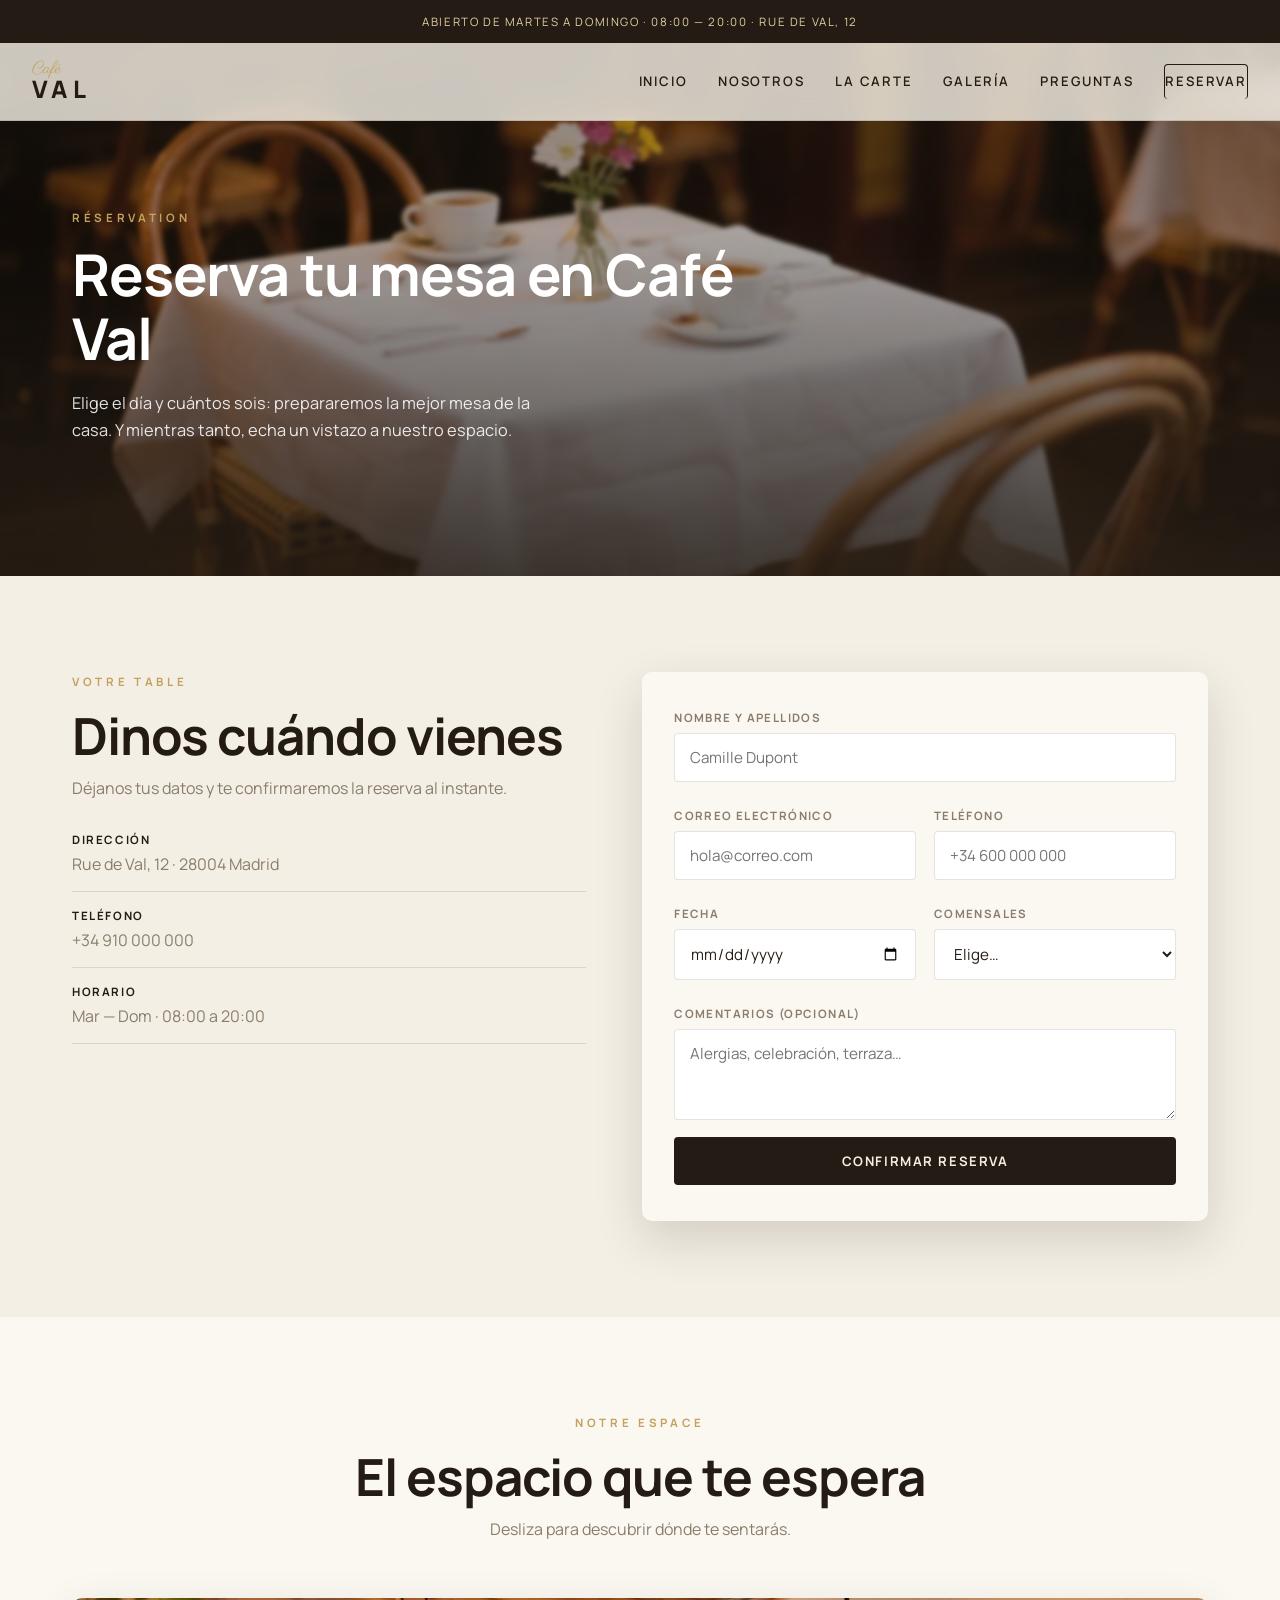
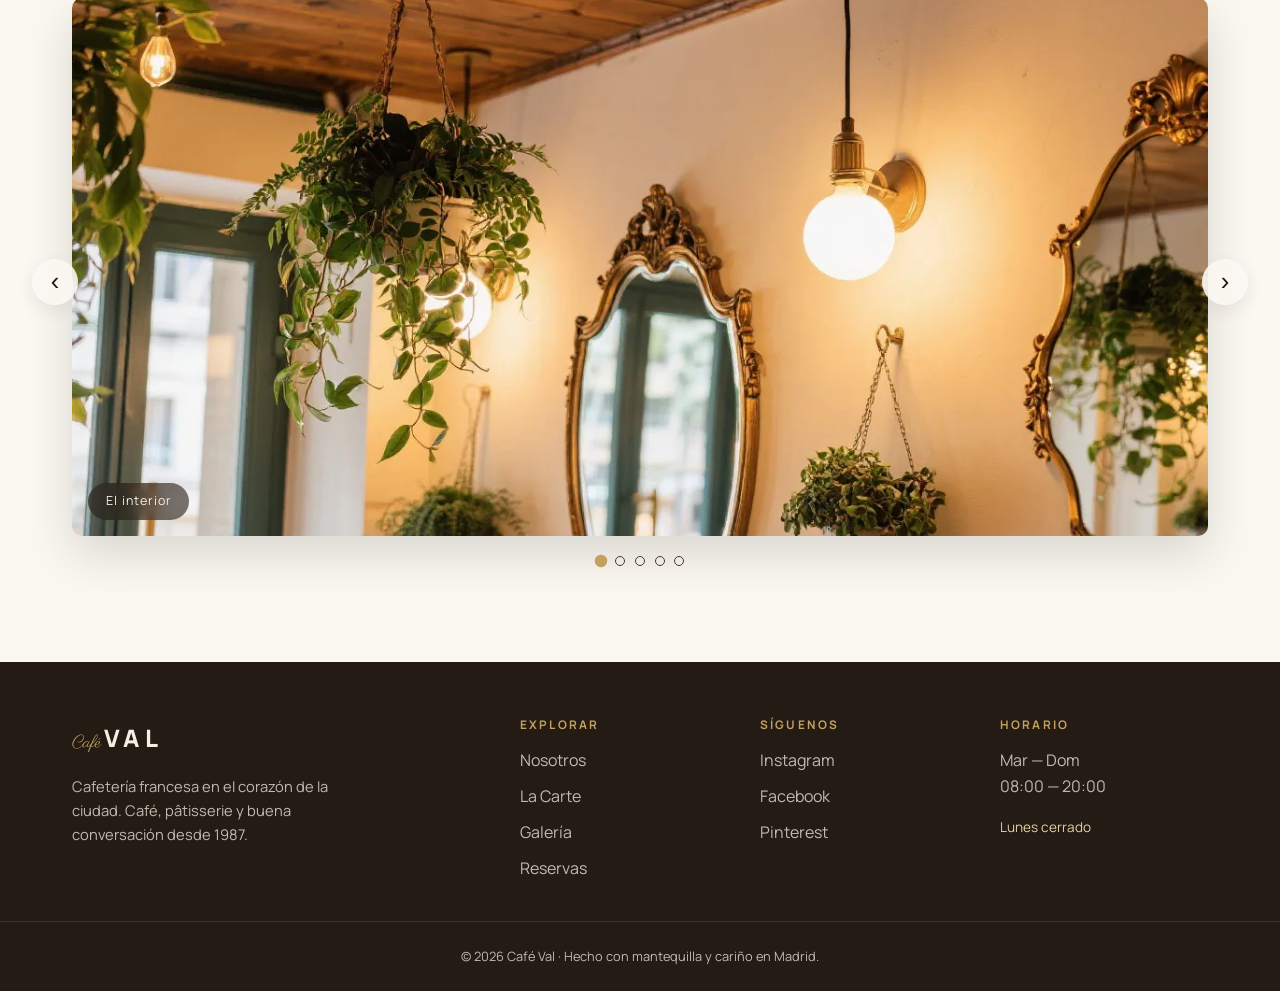
<file: reservas.html>
<!DOCTYPE html>
<html lang="es">
<head>
<meta charset="UTF-8">
<meta name="viewport" content="width=device-width, initial-scale=1.0">
<title>Reservas — Café Val</title>
<meta name="description" content="Reserva tu mesa en Café Val, cafetería francesa. Elige día, hora y comensales y descubre nuestro espacio.">
<link rel="preconnect" href="https://fonts.googleapis.com">
<link rel="preconnect" href="https://fonts.gstatic.com" crossorigin>
<link href="https://fonts.googleapis.com/css2?family=Manrope:wght@300;400;500;600;700;800&family=Parisienne&display=swap" rel="stylesheet">
<link rel="stylesheet" href="https://unpkg.com/aos@2.3.1/dist/aos.css">
<link rel="stylesheet" href="css/styles.css?v=3">
</head>
<body>

<a class="skip-link" href="#contenido">Saltar al contenido</a>

<header class="site-header" id="top">
  <div class="topbar">
    <p>Abierto de martes a domingo · 08:00 — 20:00 · Rue de Val, 12</p>
  </div>

  <nav class="nav" aria-label="Navegación principal">
    <a class="brand" href="index.html" aria-label="Café Val, inicio">
      <span class="brand-script">Café</span>
      <span class="brand-name">VAL</span>
    </a>

    <button class="nav-toggle" type="button" aria-expanded="false" aria-controls="nav-menu" aria-label="Abrir menú de navegación">
      <span class="nav-toggle-bar"></span>
      <span class="nav-toggle-bar"></span>
      <span class="nav-toggle-bar"></span>
    </button>

    <ul class="nav-menu" id="nav-menu">
      <li><a href="index.html">Inicio</a></li>
      <li><a href="index.html#nosotros">Nosotros</a></li>
      <li><a href="index.html#carta">La Carte</a></li>
      <li><a href="index.html#galeria">Galería</a></li>
      <li><a href="index.html#faq">Preguntas</a></li>
      <li><a class="btn btn--ghost nav-reserve" href="reservas.html">Reservar</a></li>
    </ul>
  </nav>
</header>

<main id="contenido">

  <section class="hero hero--compact" aria-label="Reservas">
    <div class="hero-media">
      <img src="media/reserva-mesa.webp" alt="Mesa preparada para una reserva en Café Val">
    </div>
    <div class="hero-overlay" aria-hidden="true"></div>
    <div class="hero-content">
      <p class="eyebrow" data-aos="fade-up">Réservation</p>
      <h1 data-aos="fade-up" data-aos-delay="100">Reserva tu mesa en Café Val</h1>
      <p class="hero-text" data-aos="fade-up" data-aos-delay="200">Elige el día y cuántos sois: prepararemos la mejor mesa de la casa. Y mientras tanto, echa un vistazo a nuestro espacio.</p>
    </div>
  </section>

  <section class="section reservas" id="reservas">
    <div class="container reservas-grid">
      <div class="reservas-copy">
        <p class="eyebrow" data-aos="fade-up">Votre table</p>
        <h2 data-aos="fade-up" data-aos-delay="80">Dinos cuándo vienes</h2>
        <p class="section-sub" data-aos="fade-up" data-aos-delay="140">Déjanos tus datos y te confirmaremos la reserva al instante.</p>
        <ul class="contact-list" data-aos="fade-up" data-aos-delay="180">
          <li><strong>Dirección</strong> Rue de Val, 12 · 28004 Madrid</li>
          <li><strong>Teléfono</strong> +34 910 000 000</li>
          <li><strong>Horario</strong> Mar — Dom · 08:00 a 20:00</li>
        </ul>
      </div>

      <form class="reserva-form" id="reserva-form" novalidate data-aos="fade-left" data-aos-delay="160">
        <div class="field">
          <label for="nombre">Nombre y apellidos</label>
          <input type="text" id="nombre" name="nombre" autocomplete="name" placeholder="Camille Dupont" required>
          <span class="field-error" data-error-for="nombre"></span>
        </div>

        <div class="field-row">
          <div class="field">
            <label for="email">Correo electrónico</label>
            <input type="email" id="email" name="email" autocomplete="email" placeholder="hola@correo.com" required>
            <span class="field-error" data-error-for="email"></span>
          </div>
          <div class="field">
            <label for="telefono">Teléfono</label>
            <input type="tel" id="telefono" name="telefono" autocomplete="tel" placeholder="+34 600 000 000" required>
            <span class="field-error" data-error-for="telefono"></span>
          </div>
        </div>

        <div class="field-row">
          <div class="field">
            <label for="fecha">Fecha</label>
            <input type="date" id="fecha" name="fecha" required>
            <span class="field-error" data-error-for="fecha"></span>
          </div>
          <div class="field">
            <label for="personas">Comensales</label>
            <select id="personas" name="personas" required>
              <option value="">Elige…</option>
              <option value="1">1 persona</option>
              <option value="2">2 personas</option>
              <option value="3">3 personas</option>
              <option value="4">4 personas</option>
              <option value="5">5 personas</option>
              <option value="6+">Más de 5</option>
            </select>
            <span class="field-error" data-error-for="personas"></span>
          </div>
        </div>

        <div class="field">
          <label for="mensaje">Comentarios (opcional)</label>
          <textarea id="mensaje" name="mensaje" rows="3" placeholder="Alergias, celebración, terraza…"></textarea>
        </div>

        <button class="btn btn--solid btn--full" type="submit">Confirmar reserva</button>
      </form>
    </div>
  </section>

  <section class="section gallery" id="galeria">
    <div class="container">
      <header class="section-head">
        <p class="eyebrow" data-aos="fade-up">Notre espace</p>
        <h2 data-aos="fade-up" data-aos-delay="80">El espacio que te espera</h2>
        <p class="section-sub" data-aos="fade-up" data-aos-delay="140">Desliza para descubrir dónde te sentarás.</p>
      </header>
    </div>

    <div class="slider" data-aos="fade-up" data-aos-delay="160">
      <div class="slider-viewport">
        <ul class="slider-track">
          <li class="slide"><img src="media/ambiente-interior.webp" alt="Detalle del interior con plantas y espejos vintage"><span class="slide-caption">El interior</span></li>
          <li class="slide"><img src="media/galeria-terraza.webp" alt="Terraza de cafetería francesa por la mañana"><span class="slide-caption">La terraza</span></li>
          <li class="slide"><img src="media/galeria-rincon.webp" alt="Rincón de lectura con sillones y estantería"><span class="slide-caption">El rincón de lectura</span></li>
          <li class="slide"><img src="media/galeria-latte.webp" alt="Barista sirviendo latte art en la barra"><span class="slide-caption">La barra</span></li>
          <li class="slide"><img src="media/galeria-macarons.webp" alt="Vitrina de macarons y éclairs franceses"><span class="slide-caption">La pâtisserie</span></li>
        </ul>
      </div>

      <button class="slider-btn slider-prev" type="button" aria-label="Imagen anterior">&#8249;</button>
      <button class="slider-btn slider-next" type="button" aria-label="Imagen siguiente">&#8250;</button>
      <div class="slider-dots" role="tablist" aria-label="Seleccionar imagen"></div>
    </div>
  </section>

</main>

<footer class="site-footer">
  <div class="container footer-grid">
    <div class="footer-brand">
      <span class="brand-script">Café</span>
      <span class="brand-name">VAL</span>
      <p>Cafetería francesa en el corazón de la ciudad. Café, pâtisserie y buena conversación desde 1987.</p>
    </div>
    <nav class="footer-nav" aria-label="Enlaces del pie">
      <h3>Explorar</h3>
      <ul>
        <li><a href="index.html#nosotros">Nosotros</a></li>
        <li><a href="index.html#carta">La Carte</a></li>
        <li><a href="index.html#galeria">Galería</a></li>
        <li><a href="reservas.html">Reservas</a></li>
      </ul>
    </nav>
    <div class="footer-social">
      <h3>Síguenos</h3>
      <ul>
        <li><a href="#">Instagram</a></li>
        <li><a href="#">Facebook</a></li>
        <li><a href="#">Pinterest</a></li>
      </ul>
    </div>
    <div class="footer-hours">
      <h3>Horario</h3>
      <p>Mar — Dom<br>08:00 — 20:00</p>
      <p class="footer-closed">Lunes cerrado</p>
    </div>
  </div>
  <div class="footer-bottom">
    <p>© <span id="year"></span> Café Val · Hecho con mantequilla y cariño en Madrid.</p>
  </div>
</footer>

<button class="to-top" type="button" aria-label="Volver arriba">↑</button>

<div class="modal" id="reserva-modal" role="dialog" aria-modal="true" aria-labelledby="modal-title" hidden>
  <div class="modal-overlay" data-close></div>
  <div class="modal-box">
    <button class="modal-close" type="button" aria-label="Cerrar" data-close>&times;</button>
    <p class="script-note">Merci beaucoup</p>
    <h2 id="modal-title">¡Reserva recibida!</h2>
    <p id="modal-text">Te esperamos pronto en Café Val.</p>
    <button class="btn btn--solid" type="button" data-close>Cerrar</button>
  </div>
</div>

<script src="https://code.jquery.com/jquery-3.7.1.min.js" integrity="sha256-/JqT3SQfawRcv/BIHPThkBvs0OEvtFFmqPF/lYI/Cxo=" crossorigin="anonymous"></script>
<script src="https://unpkg.com/aos@2.3.1/dist/aos.js"></script>
<script src="js/main.js?v=3"></script>
</body>
</html>
</file>
<file: css/styles.css>
:root {
  --cream: #f4efe5;
  --paper: #fbf8f2;
  --espresso: #241c14;
  --coffee: #4a3728;
  --gold: #c3a15e;
  --gold-soft: #e2cfa3;
  --blue: #1c2b4a;
  --muted: #8a7d6b;
  --line: rgba(36, 28, 20, 0.12);
  --shadow-sm: 0 6px 18px rgba(36, 28, 20, 0.08);
  --shadow-md: 0 18px 48px rgba(36, 28, 20, 0.16);
  --radius: 4px;
  --radius-lg: 10px;
  --font-display: "Manrope", "Helvetica Neue", Arial, sans-serif;
  --font-script: "Parisienne", cursive;
  --container: 1200px;
  --header-h: 72px;
  --ease: cubic-bezier(0.22, 1, 0.36, 1);
}

*,
*::before,
*::after {
  box-sizing: border-box;
}

html {
  scroll-behavior: smooth;
  -webkit-text-size-adjust: 100%;
}

body {
  margin: 0;
  font-family: var(--font-display);
  font-weight: 400;
  color: var(--espresso);
  background: var(--paper);
  line-height: 1.65;
  overflow-x: hidden;
}

body.is-locked {
  overflow: hidden;
}

img {
  max-width: 100%;
  display: block;
}

a {
  color: inherit;
  text-decoration: none;
}

h1,
h2,
h3 {
  font-weight: 700;
  line-height: 1.1;
  letter-spacing: -0.02em;
  margin: 0;
}

h1 {
  font-size: clamp(2.4rem, 8vw, 5.2rem);
}

h2 {
  font-size: clamp(1.9rem, 5vw, 3.2rem);
}

h3 {
  font-size: 1.15rem;
}

p {
  margin: 0 0 1rem;
}

.container {
  width: 100%;
  max-width: var(--container);
  margin-inline: auto;
  padding-inline: 1.25rem;
}

.script-note {
  font-family: var(--font-script);
  color: var(--gold);
  font-size: 1.6rem;
  line-height: 1;
  margin: 0;
}

.eyebrow {
  font-size: 0.72rem;
  font-weight: 700;
  letter-spacing: 0.32em;
  text-transform: uppercase;
  color: var(--gold);
  margin: 0 0 1rem;
}

.section {
  padding-block: 4.5rem;
}

.section-head {
  max-width: 640px;
  margin: 0 auto 2.5rem;
  text-align: center;
}

.section-head--left {
  text-align: left;
  margin-inline: 0;
}

.section-sub {
  color: var(--muted);
  margin: 0.75rem 0 0;
}

.btn {
  display: inline-flex;
  align-items: center;
  justify-content: center;
  gap: 0.5rem;
  padding: 0.85rem 1.9rem;
  border: 1px solid transparent;
  border-radius: var(--radius);
  font-family: inherit;
  font-size: 0.82rem;
  font-weight: 700;
  letter-spacing: 0.12em;
  text-transform: uppercase;
  cursor: pointer;
  transition: transform 0.3s var(--ease), background 0.3s var(--ease), color 0.3s var(--ease), border-color 0.3s var(--ease);
}

.btn:hover {
  transform: translateY(-2px);
}

.btn--solid {
  background: var(--espresso);
  color: var(--cream);
}

.btn--solid:hover {
  background: var(--coffee);
}

.btn--outline {
  border-color: rgba(255, 255, 255, 0.6);
  color: #fff;
  backdrop-filter: blur(6px);
  background: rgba(255, 255, 255, 0.08);
}

.btn--outline:hover {
  background: rgba(255, 255, 255, 0.2);
}

.btn--ghost {
  border-color: var(--espresso);
  color: var(--espresso);
}

.btn--ghost:hover {
  background: var(--espresso);
  color: var(--cream);
}

.btn--full {
  width: 100%;
}

.skip-link {
  position: absolute;
  left: -999px;
  top: 0;
  z-index: 200;
  background: var(--espresso);
  color: var(--cream);
  padding: 0.75rem 1.25rem;
}

.skip-link:focus {
  left: 0;
}

.site-header {
  position: fixed;
  inset: 0 0 auto 0;
  z-index: 100;
  transition: transform 0.35s var(--ease);
}

.site-header.is-scrolled .topbar {
  max-height: 0;
  opacity: 0;
  padding-block: 0;
}

.topbar {
  background: var(--espresso);
  color: var(--gold-soft);
  text-align: center;
  font-size: 0.72rem;
  letter-spacing: 0.14em;
  text-transform: uppercase;
  max-height: 48px;
  overflow: hidden;
  transition: max-height 0.35s var(--ease), opacity 0.3s var(--ease), padding 0.35s var(--ease);
  padding-block: 0.75rem;
}

.topbar p {
  margin: 0;
}

.nav {
  position: relative;
  display: flex;
  align-items: center;
  justify-content: space-between;
  padding: 0.85rem 1.25rem;
  background: rgba(244, 239, 229, 0.82);
  backdrop-filter: blur(14px);
  -webkit-backdrop-filter: blur(14px);
  border-bottom: 1px solid var(--line);
}

.site-header.is-scrolled .nav {
  box-shadow: var(--shadow-sm);
}

.brand {
  display: inline-flex;
  flex-direction: column;
  line-height: 1;
  padding: 0.35rem 0;
}

.brand-script {
  font-family: var(--font-script);
  font-size: 1.05rem;
  color: var(--gold);
  margin-bottom: -0.15rem;
}

.brand-name {
  font-size: 1.5rem;
  font-weight: 800;
  letter-spacing: 0.22em;
}

.nav-toggle {
  display: inline-flex;
  flex-direction: column;
  justify-content: center;
  gap: 5px;
  width: 44px;
  height: 44px;
  padding: 0;
  border: 1px solid var(--line);
  border-radius: var(--radius);
  background: transparent;
  cursor: pointer;
}

.nav-toggle-bar {
  display: block;
  width: 20px;
  height: 2px;
  margin-inline: auto;
  background: var(--espresso);
  transition: transform 0.3s var(--ease), opacity 0.3s var(--ease);
}

.nav-toggle.is-open .nav-toggle-bar:nth-child(1) {
  transform: translateY(7px) rotate(45deg);
}

.nav-toggle.is-open .nav-toggle-bar:nth-child(2) {
  opacity: 0;
}

.nav-toggle.is-open .nav-toggle-bar:nth-child(3) {
  transform: translateY(-7px) rotate(-45deg);
}

.nav-menu {
  position: absolute;
  top: 100%;
  left: 0;
  right: 0;
  margin: 0;
  padding: 1rem 1.25rem 1.75rem;
  list-style: none;
  background: var(--paper);
  border-bottom: 1px solid var(--line);
  box-shadow: var(--shadow-md);
  display: flex;
  flex-direction: column;
  gap: 0.25rem;
  max-height: calc(100vh - 80px);
  overflow-y: auto;
  opacity: 0;
  visibility: hidden;
  transform: translateY(-12px);
  transition: opacity 0.3s var(--ease), transform 0.3s var(--ease), visibility 0.3s;
}

.nav-menu.is-open {
  opacity: 1;
  visibility: visible;
  transform: translateY(0);
}

.nav-menu a {
  display: block;
  padding: 0.7rem 0.25rem;
  font-size: 0.82rem;
  font-weight: 600;
  letter-spacing: 0.14em;
  text-transform: uppercase;
  border-bottom: 1px solid var(--line);
  transition: color 0.25s var(--ease), padding-left 0.25s var(--ease);
}

.nav-menu a:hover,
.nav-menu a.is-current {
  color: var(--gold);
  padding-left: 0.5rem;
}

.nav-menu .nav-reserve {
  margin-top: 0.75rem;
  border-bottom: none;
}

.hero {
  position: relative;
  min-height: 92vh;
  display: flex;
  align-items: flex-end;
  padding: calc(var(--header-h) + 3rem) 1.25rem 3.5rem;
  overflow: hidden;
  color: #fff;
}

.hero-media {
  position: absolute;
  inset: 0;
  z-index: -2;
}

.hero-media img {
  width: 100%;
  height: 100%;
  object-fit: cover;
  transform: scale(1.05);
}

.hero-overlay {
  position: absolute;
  inset: 0;
  z-index: -1;
  background: linear-gradient(180deg, rgba(36, 28, 20, 0.55) 0%, rgba(36, 28, 20, 0.35) 40%, rgba(36, 28, 20, 0.86) 100%);
  backdrop-filter: blur(2px);
}

.hero-content {
  width: 100%;
  max-width: var(--container);
  margin-inline: auto;
}

.hero-content h1 {
  margin-bottom: 1.25rem;
}

.hero-typed {
  display: block;
  font-family: var(--font-script);
  color: var(--gold-soft);
  font-size: clamp(1.8rem, 6vw, 3.4rem);
  letter-spacing: 0;
  margin-top: 0.35rem;
}

#typed {
  border-right: 2px solid var(--gold-soft);
  padding-right: 4px;
}

.typed-cursor {
  color: var(--gold-soft);
}

.hero-text {
  max-width: 46ch;
  color: rgba(255, 255, 255, 0.88);
  font-size: 1.02rem;
}

.hero-actions {
  display: flex;
  flex-wrap: wrap;
  gap: 0.85rem;
  margin-top: 1.75rem;
}

.scroll-hint {
  position: absolute;
  left: 50%;
  bottom: 1.25rem;
  transform: translateX(-50%);
  font-size: 0.68rem;
  letter-spacing: 0.3em;
  text-transform: uppercase;
  color: rgba(255, 255, 255, 0.7);
  animation: bob 2.4s infinite;
}

@keyframes bob {
  0%, 100% { transform: translate(-50%, 0); }
  50% { transform: translate(-50%, 8px); }
}

.hero--compact {
  min-height: 62vh;
  align-items: center;
  padding-bottom: 3.5rem;
}

.hero--compact h1 {
  font-size: clamp(2rem, 6vw, 3.6rem);
  max-width: 18ch;
}

.hero--compact .hero-text {
  margin-top: 1rem;
}

.marquee {
  overflow: hidden;
  background: var(--espresso);
  color: var(--gold-soft);
  padding-block: 0.9rem;
  border-block: 1px solid rgba(195, 161, 94, 0.3);
}

.marquee-track {
  display: inline-flex;
  align-items: center;
  gap: 1.75rem;
  white-space: nowrap;
  animation: marquee 26s linear infinite;
  font-size: 0.82rem;
  font-weight: 600;
  letter-spacing: 0.28em;
  text-transform: uppercase;
}

.marquee-track .dot {
  color: var(--gold);
}

@keyframes marquee {
  from { transform: translateX(0); }
  to { transform: translateX(-50%); }
}

.about {
  background: var(--paper);
}

.about-grid {
  display: grid;
  gap: 2.5rem;
}

.about-copy p {
  color: var(--muted);
}

.about-copy h2 {
  margin-bottom: 1.25rem;
}

.about-media {
  position: relative;
  margin: 0;
}

.about-media img {
  width: 100%;
  height: 100%;
  min-height: 320px;
  object-fit: cover;
  border-radius: var(--radius-lg);
  box-shadow: var(--shadow-md);
}

.about-media .script-note {
  position: absolute;
  right: 1rem;
  bottom: -0.75rem;
  background: var(--paper);
  padding: 0.35rem 0.9rem;
  border-radius: 999px;
  box-shadow: var(--shadow-sm);
  font-size: 1.35rem;
}

.stats {
  display: grid;
  grid-template-columns: repeat(3, 1fr);
  gap: 1rem;
  margin-top: 2rem;
  padding-top: 1.75rem;
  border-top: 1px solid var(--line);
}

.stat-num {
  display: block;
  font-size: clamp(1.8rem, 6vw, 2.6rem);
  font-weight: 800;
  color: var(--espresso);
  line-height: 1;
}

.stat-label {
  font-size: 0.72rem;
  letter-spacing: 0.1em;
  text-transform: uppercase;
  color: var(--muted);
}

.carte {
  background: var(--cream);
}

.tabs {
  background: var(--paper);
  border-radius: var(--radius-lg);
  box-shadow: var(--shadow-md);
  overflow: hidden;
}

.tab-list {
  display: flex;
  flex-wrap: wrap;
  gap: 0.25rem;
  padding: 0.75rem;
  background: var(--espresso);
}

.tab {
  flex: 1 1 auto;
  padding: 0.75rem 1rem;
  border: none;
  background: transparent;
  color: rgba(244, 239, 229, 0.65);
  font-family: inherit;
  font-size: 0.76rem;
  font-weight: 700;
  letter-spacing: 0.14em;
  text-transform: uppercase;
  cursor: pointer;
  border-radius: var(--radius);
  transition: background 0.3s var(--ease), color 0.3s var(--ease);
}

.tab:hover {
  color: var(--cream);
}

.tab.is-active {
  background: var(--gold);
  color: var(--espresso);
}

.tab-panels {
  padding: 1.5rem 1.25rem;
}

.tab-panel {
  animation: fadeUp 0.4s var(--ease);
}

@keyframes fadeUp {
  from { opacity: 0; transform: translateY(10px); }
  to { opacity: 1; transform: translateY(0); }
}

.menu-list {
  list-style: none;
  margin: 0;
  padding: 0;
  display: grid;
  gap: 1.25rem;
}

.menu-list li {
  display: grid;
  grid-template-columns: auto 1fr auto;
  align-items: baseline;
  gap: 0.5rem;
}

.menu-name {
  font-weight: 700;
  font-size: 1.02rem;
}

.menu-dots {
  border-bottom: 2px dotted var(--line);
  transform: translateY(-4px);
}

.menu-price {
  font-weight: 800;
  color: var(--coffee);
  font-variant-numeric: tabular-nums;
}

.menu-desc {
  grid-column: 1 / -1;
  margin: 0;
  color: var(--muted);
  font-size: 0.9rem;
}

.gallery {
  background: var(--paper);
}

.slider {
  position: relative;
  max-width: var(--container);
  margin-inline: auto;
  padding-inline: 1.25rem;
}

.slider-viewport {
  overflow: hidden;
  border-radius: var(--radius-lg);
  box-shadow: var(--shadow-md);
}

.slider-track {
  list-style: none;
  margin: 0;
  padding: 0;
  display: flex;
  will-change: transform;
}

.slide {
  position: relative;
  flex: 0 0 100%;
}

.slide img {
  width: 100%;
  height: 60vw;
  max-height: 560px;
  min-height: 260px;
  object-fit: cover;
}

.slide-caption {
  position: absolute;
  left: 1rem;
  bottom: 1rem;
  padding: 0.5rem 1.1rem;
  border-radius: 999px;
  background: rgba(36, 28, 20, 0.6);
  backdrop-filter: blur(8px);
  color: var(--cream);
  font-size: 0.78rem;
  letter-spacing: 0.08em;
}

.slider-btn {
  position: absolute;
  top: 50%;
  transform: translateY(-50%);
  width: 46px;
  height: 46px;
  border: none;
  border-radius: 50%;
  background: rgba(251, 248, 242, 0.9);
  color: var(--espresso);
  font-size: 1.6rem;
  line-height: 1;
  cursor: pointer;
  box-shadow: var(--shadow-sm);
  transition: background 0.25s var(--ease), transform 0.25s var(--ease);
}

.slider-btn:hover {
  background: var(--gold);
  transform: translateY(-50%) scale(1.08);
}

.slider-prev {
  left: 0.5rem;
}

.slider-next {
  right: 0.5rem;
}

.slider-dots {
  display: flex;
  justify-content: center;
  gap: 0.6rem;
  margin-top: 1.25rem;
}

.slider-dot {
  width: 10px;
  height: 10px;
  padding: 0;
  border: 1px solid var(--coffee);
  border-radius: 50%;
  background: transparent;
  cursor: pointer;
  transition: background 0.25s var(--ease), transform 0.25s var(--ease);
}

.slider-dot.is-active {
  background: var(--gold);
  border-color: var(--gold);
  transform: scale(1.25);
}

.ambiente {
  background: var(--espresso);
  color: var(--cream);
}

.ambiente-grid {
  display: grid;
  gap: 2.5rem;
  align-items: center;
}

.ambiente-media img {
  width: 100%;
  border-radius: var(--radius-lg);
  box-shadow: var(--shadow-md);
}

.ambiente-copy .eyebrow {
  color: var(--gold);
}

.features {
  list-style: none;
  margin: 1.75rem 0 0;
  padding: 0;
  display: grid;
  gap: 1.25rem;
}

.features li {
  padding-left: 1.5rem;
  border-left: 2px solid var(--gold);
}

.features h3 {
  margin-bottom: 0.35rem;
  color: var(--cream);
}

.features p {
  margin: 0;
  color: rgba(244, 239, 229, 0.72);
  font-size: 0.94rem;
}

.faq {
  background: var(--paper);
}

.faq-grid {
  display: grid;
  gap: 2.5rem;
}

.accordion {
  border-top: 1px solid var(--line);
}

.accordion-item {
  border-bottom: 1px solid var(--line);
}

.accordion-header {
  margin: 0;
}

.accordion-trigger {
  width: 100%;
  display: flex;
  align-items: center;
  justify-content: space-between;
  gap: 1rem;
  padding: 1.25rem 0;
  border: none;
  background: transparent;
  font-family: inherit;
  font-size: 1rem;
  font-weight: 600;
  text-align: left;
  color: var(--espresso);
  cursor: pointer;
  transition: color 0.25s var(--ease);
}

.accordion-trigger::after {
  content: "+";
  font-size: 1.4rem;
  font-weight: 400;
  color: var(--gold);
  transition: transform 0.3s var(--ease);
}

.accordion-trigger:hover {
  color: var(--gold);
}

.accordion-trigger[aria-expanded="true"]::after {
  transform: rotate(45deg);
}

.accordion-panel {
  overflow: hidden;
  max-height: 0;
  transition: max-height 0.4s var(--ease);
}

.accordion-panel p {
  margin: 0;
  padding-bottom: 1.25rem;
  color: var(--muted);
  font-size: 0.95rem;
}

.reservas {
  background: var(--cream);
}

.reservas-grid {
  display: grid;
  gap: 2.5rem;
  align-items: start;
}

.contact-list {
  list-style: none;
  margin: 1.75rem 0 0;
  padding: 0;
  display: grid;
  gap: 0.85rem;
}

.contact-list li {
  display: flex;
  flex-direction: column;
  padding-bottom: 0.85rem;
  border-bottom: 1px solid var(--line);
  color: var(--muted);
}

.contact-list strong {
  color: var(--espresso);
  font-size: 0.72rem;
  letter-spacing: 0.14em;
  text-transform: uppercase;
  margin-bottom: 0.15rem;
}

.reserva-form {
  background: var(--paper);
  padding: 1.75rem 1.5rem;
  border-radius: var(--radius-lg);
  box-shadow: var(--shadow-md);
  display: grid;
  gap: 1.1rem;
}

.field {
  display: flex;
  flex-direction: column;
  gap: 0.4rem;
}

.field-row {
  display: grid;
  gap: 1.1rem;
}

.field label {
  font-size: 0.72rem;
  font-weight: 700;
  letter-spacing: 0.12em;
  text-transform: uppercase;
  color: var(--muted);
}

.field input,
.field select,
.field textarea {
  width: 100%;
  padding: 0.8rem 0.95rem;
  border: 1px solid var(--line);
  border-radius: var(--radius);
  background: #fff;
  font-family: inherit;
  font-size: 0.95rem;
  color: var(--espresso);
  transition: border-color 0.25s var(--ease), box-shadow 0.25s var(--ease);
}

.field textarea {
  resize: vertical;
}

.field input:focus,
.field select:focus,
.field textarea:focus {
  outline: none;
  border-color: var(--gold);
  box-shadow: 0 0 0 3px rgba(195, 161, 94, 0.2);
}

.field.has-error input,
.field.has-error select {
  border-color: #b5442f;
}

.field-error {
  min-height: 0;
  font-size: 0.75rem;
  color: #b5442f;
}

.site-footer {
  background: var(--espresso);
  color: rgba(244, 239, 229, 0.75);
  padding-top: 3.5rem;
}

.footer-grid {
  display: grid;
  gap: 2rem;
  padding-bottom: 2.5rem;
}

.footer-brand .brand-name {
  color: var(--cream);
}

.footer-brand p {
  margin-top: 1rem;
  max-width: 32ch;
  font-size: 0.92rem;
}

.footer-grid h3 {
  color: var(--gold);
  font-size: 0.74rem;
  letter-spacing: 0.18em;
  text-transform: uppercase;
  margin-bottom: 1rem;
}

.footer-grid ul {
  list-style: none;
  margin: 0;
  padding: 0;
  display: grid;
  gap: 0.6rem;
}

.footer-grid a {
  transition: color 0.25s var(--ease);
}

.footer-grid a:hover {
  color: var(--gold);
}

.footer-closed {
  color: var(--gold-soft);
  font-size: 0.85rem;
}

.footer-bottom {
  border-top: 1px solid rgba(244, 239, 229, 0.12);
  padding: 1.5rem 1.25rem;
  text-align: center;
  font-size: 0.8rem;
}

.footer-bottom p {
  margin: 0;
}

.to-top {
  position: fixed;
  right: 1.25rem;
  bottom: 1.25rem;
  z-index: 90;
  width: 46px;
  height: 46px;
  border: none;
  border-radius: 50%;
  background: var(--espresso);
  color: var(--cream);
  font-size: 1.2rem;
  cursor: pointer;
  box-shadow: var(--shadow-md);
  opacity: 0;
  visibility: hidden;
  transform: translateY(12px);
  transition: opacity 0.3s var(--ease), transform 0.3s var(--ease), visibility 0.3s, background 0.25s var(--ease);
}

.to-top.is-visible {
  opacity: 1;
  visibility: visible;
  transform: translateY(0);
}

.to-top:hover {
  background: var(--gold);
  color: var(--espresso);
}

.modal {
  position: fixed;
  inset: 0;
  z-index: 150;
  display: flex;
  align-items: center;
  justify-content: center;
  padding: 1.25rem;
}

.modal[hidden] {
  display: none;
}

.modal-overlay {
  position: absolute;
  inset: 0;
  background: rgba(36, 28, 20, 0.62);
  backdrop-filter: blur(6px);
}

.modal-box {
  position: relative;
  width: 100%;
  max-width: 440px;
  background: var(--paper);
  border-radius: var(--radius-lg);
  padding: 2.5rem 1.75rem 2rem;
  text-align: center;
  box-shadow: var(--shadow-md);
  animation: modalIn 0.35s var(--ease);
}

@keyframes modalIn {
  from { opacity: 0; transform: translateY(18px) scale(0.97); }
  to { opacity: 1; transform: translateY(0) scale(1); }
}

.modal-box h2 {
  font-size: 1.7rem;
  margin: 0.75rem 0;
}

.modal-box p {
  color: var(--muted);
}

.modal-close {
  position: absolute;
  top: 0.6rem;
  right: 0.9rem;
  border: none;
  background: transparent;
  font-size: 1.7rem;
  line-height: 1;
  color: var(--muted);
  cursor: pointer;
  transition: color 0.25s var(--ease);
}

.modal-close:hover {
  color: var(--espresso);
}

@media (min-width: 600px) {
  .field-row {
    grid-template-columns: 1fr 1fr;
  }

  .reserva-form {
    padding: 2.25rem 2rem;
  }
}

@media (min-width: 768px) {
  .section {
    padding-block: 6rem;
  }

  .about-grid {
    grid-template-columns: 1.1fr 1fr;
    align-items: center;
    gap: 3.5rem;
  }

  .ambiente-grid {
    grid-template-columns: 1fr 1fr;
    gap: 3.5rem;
  }

  .faq-grid {
    grid-template-columns: 0.85fr 1.15fr;
    gap: 3.5rem;
    align-items: start;
  }

  .reservas-grid {
    grid-template-columns: 1fr 1.1fr;
    gap: 3.5rem;
  }

  .tab-list {
    padding: 1rem;
  }

  .tab-panels {
    padding: 2.25rem 2rem;
  }

  .menu-list {
    gap: 1.5rem;
  }

  .slide img {
    height: 48vw;
  }

  .footer-grid {
    grid-template-columns: 2fr 1fr 1fr 1fr;
  }
}

@media (min-width: 1024px) {
  :root {
    --header-h: 84px;
  }

  .nav {
    padding-inline: 2rem;
  }

  .hero {
    min-height: 100vh;
    align-items: center;
    padding-top: calc(var(--header-h) + 4rem);
    padding-inline: 2rem;
  }

  .hero--compact {
    min-height: 64vh;
    align-items: center;
  }

  .slider {
    padding-inline: 2rem;
  }

  .slider-prev {
    left: -0.5rem;
  }

  .slider-next {
    right: -0.5rem;
  }

  .slide img {
    height: 42vw;
    max-height: 600px;
  }

  .section-head {
    margin-bottom: 3.5rem;
  }
}

@media (min-width: 1200px) {
  .nav-toggle {
    display: none;
  }

  .nav-menu {
    position: static;
    flex-direction: row;
    align-items: center;
    gap: 1.9rem;
    padding: 0;
    max-height: none;
    overflow: visible;
    background: transparent;
    border: none;
    box-shadow: none;
    opacity: 1;
    visibility: visible;
    transform: none;
    width: auto;
  }

  .nav-menu a {
    padding: 0.4rem 0;
    border-bottom: none;
    position: relative;
  }

  .nav-menu a::after {
    content: "";
    position: absolute;
    left: 0;
    bottom: 0;
    width: 0;
    height: 2px;
    background: var(--gold);
    transition: width 0.3s var(--ease);
  }

  .nav-menu a:hover::after,
  .nav-menu a.is-current::after {
    width: 100%;
  }

  .nav-menu a:hover,
  .nav-menu a.is-current {
    padding-left: 0;
  }

  .nav-menu .nav-reserve {
    margin-top: 0;
  }
}

@media (min-width: 1280px) {
  .hero-content,
  .container {
    padding-inline: 2rem;
  }
}
</file>
